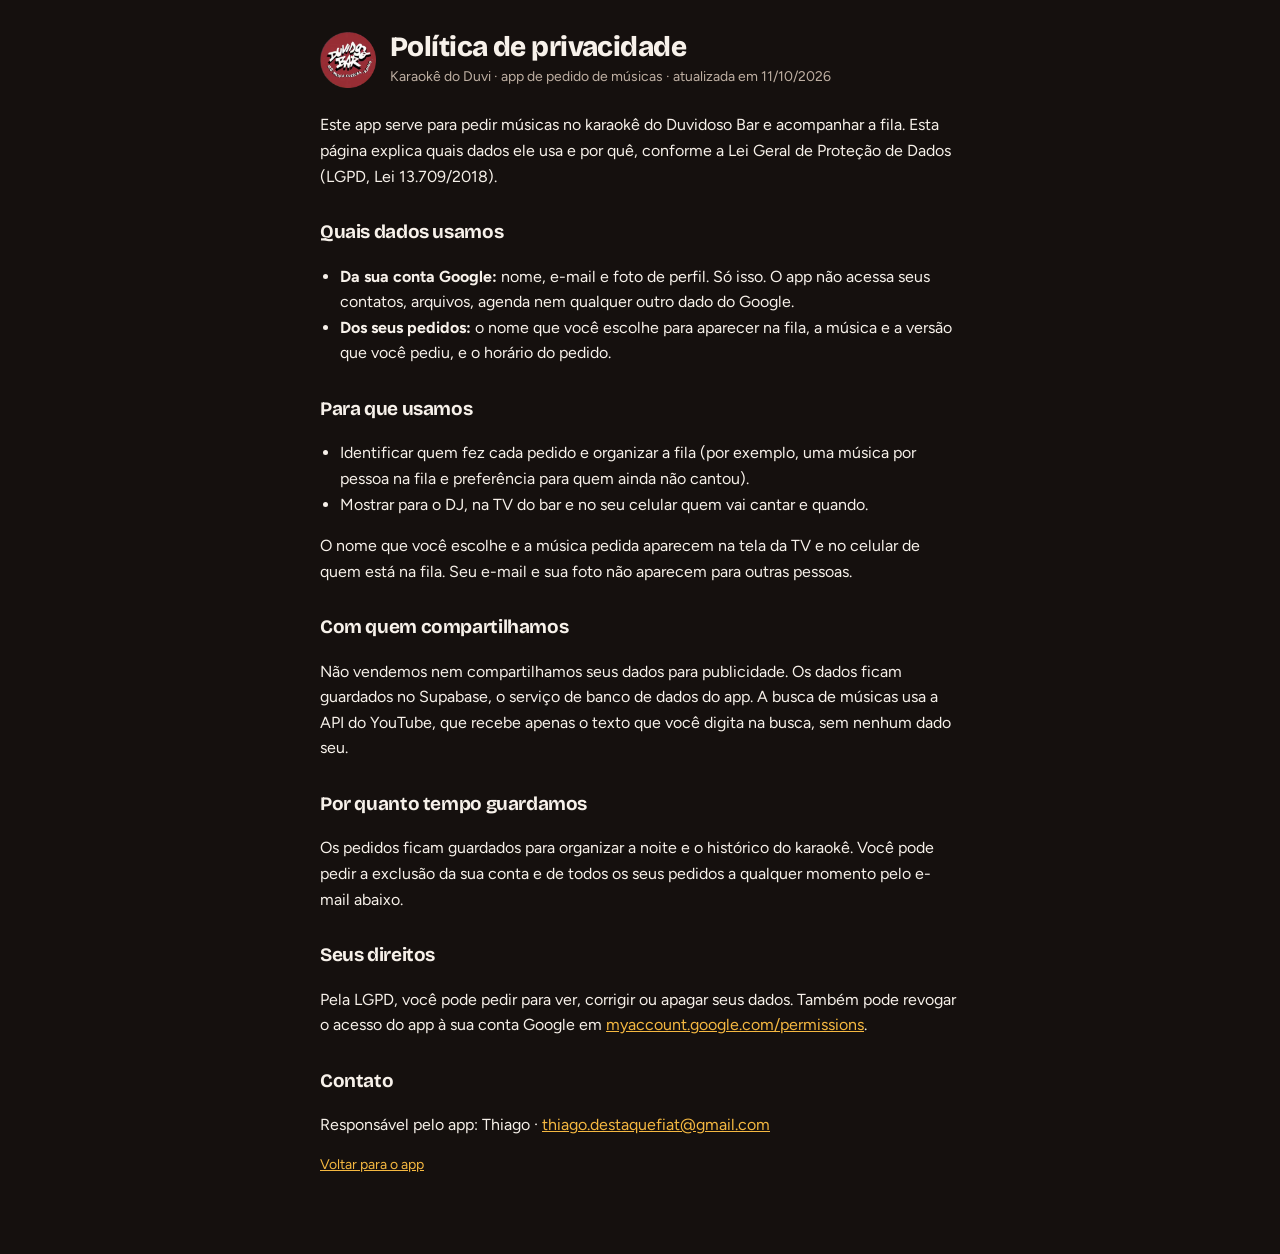
<file: web/privacidade.html>
<!doctype html>
<html lang="pt-BR">
<head>
  <meta charset="utf-8">
  <meta name="viewport" content="width=device-width, initial-scale=1">
  <meta name="theme-color" content="#15100e">
  <title>Política de privacidade · Karaokê do Duvi</title>
  <link rel="icon" href="img/icon-192.png" type="image/png">
  <link rel="preconnect" href="https://fonts.googleapis.com">
  <link rel="stylesheet" href="https://fonts.googleapis.com/css2?family=Bricolage+Grotesque:wght@700;800&family=Figtree:wght@400;600;700&display=swap">
  <link rel="stylesheet" href="css/style.css">
  <link rel="stylesheet" href="css/brand.css">
  <style>
    .doc { max-width: 680px; margin: 0 auto; padding: 32px 20px 64px; line-height: 1.6; font-size: 16px; }
    .doc header { display: flex; align-items: center; gap: 14px; margin-bottom: 24px; }
    .doc header img { width: 56px; height: 56px; }
    .doc h1 { font-size: 28px; }
    .doc h2 { font-size: 19px; margin-top: 28px; margin-bottom: 6px; }
    .doc p, .doc li { color: var(--text); }
    .doc ul { padding-left: 20px; }
    .doc a { color: var(--yellow); }
    .doc .muted { color: var(--muted); font-size: 14px; }
  </style>
</head>
<body>
  <main class="doc">
    <header>
      <img src="img/logo.png" alt="Duvidoso Bar">
      <div>
        <h1>Política de privacidade</h1>
        <span class="muted">Karaokê do Duvi · app de pedido de músicas · atualizada em 11/10/2026</span>
      </div>
    </header>

    <p>Este app serve para pedir músicas no karaokê do Duvidoso Bar e acompanhar a fila. Esta página explica quais dados ele usa e por quê, conforme a Lei Geral de Proteção de Dados (LGPD, Lei 13.709/2018).</p>

    <h2>Quais dados usamos</h2>
    <ul>
      <li><strong>Da sua conta Google:</strong> nome, e-mail e foto de perfil. Só isso. O app não acessa seus contatos, arquivos, agenda nem qualquer outro dado do Google.</li>
      <li><strong>Dos seus pedidos:</strong> o nome que você escolhe para aparecer na fila, a música e a versão que você pediu, e o horário do pedido.</li>
    </ul>

    <h2>Para que usamos</h2>
    <ul>
      <li>Identificar quem fez cada pedido e organizar a fila (por exemplo, uma música por pessoa na fila e preferência para quem ainda não cantou).</li>
      <li>Mostrar para o DJ, na TV do bar e no seu celular quem vai cantar e quando.</li>
    </ul>
    <p>O nome que você escolhe e a música pedida aparecem na tela da TV e no celular de quem está na fila. Seu e-mail e sua foto não aparecem para outras pessoas.</p>

    <h2>Com quem compartilhamos</h2>
    <p>Não vendemos nem compartilhamos seus dados para publicidade. Os dados ficam guardados no Supabase, o serviço de banco de dados do app. A busca de músicas usa a API do YouTube, que recebe apenas o texto que você digita na busca, sem nenhum dado seu.</p>

    <h2>Por quanto tempo guardamos</h2>
    <p>Os pedidos ficam guardados para organizar a noite e o histórico do karaokê. Você pode pedir a exclusão da sua conta e de todos os seus pedidos a qualquer momento pelo e-mail abaixo.</p>

    <h2>Seus direitos</h2>
    <p>Pela LGPD, você pode pedir para ver, corrigir ou apagar seus dados. Também pode revogar o acesso do app à sua conta Google em <a href="https://myaccount.google.com/permissions" target="_blank" rel="noopener">myaccount.google.com/permissions</a>.</p>

    <h2>Contato</h2>
    <p>Responsável pelo app: Thiago · <a href="mailto:thiago.destaquefiat@gmail.com">thiago.destaquefiat@gmail.com</a></p>

    <p class="muted"><a href="index.html">Voltar para o app</a></p>
  </main>
</body>
</html>
</file>
<file: web/css/style.css>
/* ===== Base (as três telas usam) ===== */
:root {
  --bg: #141118;
  --surface: #1f1b26;
  --surface-2: #2a2533;
  --line: #2e2838;
  --text: #f4f0f7;
  --muted: #b3a9bf;
  --pink: #ff5c8a;
  --pink-soft: #ff8fae;
  --yellow: #ffd166;
  --green: #7ee0a8;
  --radius: 14px;
  --font-display: 'Bricolage Grotesque', system-ui, sans-serif;
  --font-body: 'Figtree', system-ui, sans-serif;
}

* { box-sizing: border-box; }

html, body {
  margin: 0;
  background: var(--bg);
  color: var(--text);
  font-family: var(--font-body);
  -webkit-font-smoothing: antialiased;
}

h1, h2, h3 { font-family: var(--font-display); letter-spacing: -0.02em; margin: 0; }
h1 { font-size: 30px; line-height: 1.1; font-weight: 800; }
h2 { font-size: 20px; font-weight: 700; }

button, input, select { font: inherit; color: inherit; }
button { cursor: pointer; }
button:disabled { cursor: not-allowed; opacity: 0.5; }
:focus-visible { outline: 3px solid var(--yellow); outline-offset: 2px; }

.muted { color: var(--muted); }
.small { font-size: 13px; }
.hidden { display: none !important; }

/* Botões */
.btn {
  min-height: 48px;
  padding: 0 18px;
  border-radius: var(--radius);
  border: 0;
  font-weight: 700;
  font-size: 15px;
  display: inline-flex;
  align-items: center;
  justify-content: center;
  gap: 8px;
}
.btn-primary { background: var(--pink); color: var(--on-primary, #141118); }
.btn-secondary { background: var(--surface-2); color: var(--text); border: 1px solid var(--line); }
.btn-ghost { background: transparent; color: var(--yellow); padding: 0 4px; }
.btn-block { width: 100%; }
.btn-icon {
  width: 44px; height: 44px; padding: 0;
  border-radius: 10px; border: 0;
  background: var(--surface-2); color: var(--text);
  display: inline-flex; align-items: center; justify-content: center;
}
.btn-icon.danger { color: var(--pink-soft); }

/* Campos */
.field { display: flex; flex-direction: column; gap: 6px; }
.field label { font-size: 13px; color: var(--muted); font-weight: 600; }
.input {
  height: 52px;
  border-radius: var(--radius);
  border: 1px solid var(--line);
  background: var(--surface);
  padding: 0 14px;
  font-size: 16px; /* 16px evita o zoom automático no iPhone */
  outline: none;
}
.input:focus { border-color: var(--yellow); }

/* Cartões e listas */
.card {
  background: var(--surface);
  border: 1px solid var(--line);
  border-radius: 18px;
  padding: 16px;
}
.list { display: flex; flex-direction: column; gap: 8px; list-style: none; margin: 0; padding: 0; }

.row {
  display: flex; align-items: center; gap: 12px;
  padding: 10px 12px;
  border-radius: var(--radius);
  background: var(--surface);
  border: 1px solid var(--line);
}
.row .grow { flex: 1; min-width: 0; display: flex; flex-direction: column; gap: 2px; }
.row .title { font-weight: 700; font-size: 15px; overflow: hidden; text-overflow: ellipsis; white-space: nowrap; }
.row .sub { font-size: 13px; color: var(--muted); overflow: hidden; text-overflow: ellipsis; white-space: nowrap; }
.row .pos { width: 26px; font-family: var(--font-display); font-weight: 800; font-size: 18px; color: var(--yellow); text-align: center; }
.row.me { background: var(--pink); color: var(--on-primary, #141118); border-color: var(--pink); }
.row.me .sub, .row.me .pos { color: var(--on-primary, #141118); }
.row.now { background: var(--surface-2); }

.badge {
  font-size: 11px; font-weight: 800; letter-spacing: 0.06em;
  padding: 4px 8px; border-radius: 999px;
  background: var(--surface-2); color: var(--text);
  white-space: nowrap;
}
.badge.live { background: var(--pink-soft); color: #141118; }
.badge.warn { background: var(--yellow); color: #141118; }

.thumb {
  width: 96px; height: 54px; border-radius: 8px; object-fit: cover; flex-shrink: 0;
  background: var(--surface-2);
}

.avatar { width: 32px; height: 32px; border-radius: 50%; object-fit: cover; background: var(--surface-2); }

/* Aviso flutuante */
#toast {
  position: fixed; left: 50%; bottom: 96px; transform: translate(-50%, 20px);
  background: var(--text); color: var(--bg);
  padding: 12px 16px; border-radius: 12px; font-weight: 600; font-size: 14px;
  max-width: calc(100% - 32px);
  opacity: 0; pointer-events: none; transition: opacity .2s, transform .2s;
  z-index: 100;
}
#toast.show { opacity: 1; transform: translate(-50%, 0); }
#toast[data-kind="error"] { background: var(--pink); color: var(--on-primary, #141118); }

.spinner {
  width: 22px; height: 22px; border-radius: 50%;
  border: 3px solid var(--surface-2); border-top-color: var(--yellow);
  animation: spin .8s linear infinite;
}
@keyframes spin { to { transform: rotate(360deg); } }

.center-screen {
  min-height: 100dvh;
  display: flex; flex-direction: column; align-items: center; justify-content: center;
  gap: 20px; padding: 24px; text-align: center;
}
</file>
<file: web/css/brand.css>
/* =====================================================================
   Marca: Duvidoso Bar — Arte · Música · Cultura · Rango
   Vermelho da logo + âmbar da iluminação do bar sobre fundo escuro quente.
   Troque só estas cores para personalizar o karaokê para outro bar.
   ===================================================================== */
:root {
  --bg: #15100e;          /* fundo (preto quente) */
  --surface: #221915;     /* cartões */
  --surface-2: #30241e;   /* botões secundários */
  --line: #3d2e26;        /* bordas */
  --text: #f7f1ea;        /* texto */
  --muted: #bfb0a3;       /* texto secundário */

  --pink: #a8323a;        /* cor principal = vermelho da logo (botões, "sua vez") */
  --on-primary: #ffffff;  /* texto em cima da cor principal */
  --pink-soft: #ff7a7f;   /* destaques ("cantando agora") */
  --yellow: #f5b841;      /* âmbar das luzes (posição na fila, "prepara!") */
  --green: #8bd3a0;       /* "pedidos abertos", "1ª vez" */
}

/* Logo */
.logo { display: block; object-fit: contain; }
.logo-hero { width: min(200px, 55vw); height: auto; filter: drop-shadow(0 10px 30px rgba(168, 50, 58, 0.45)); }
.logo-sm { width: 40px; height: 40px; }
</file>
